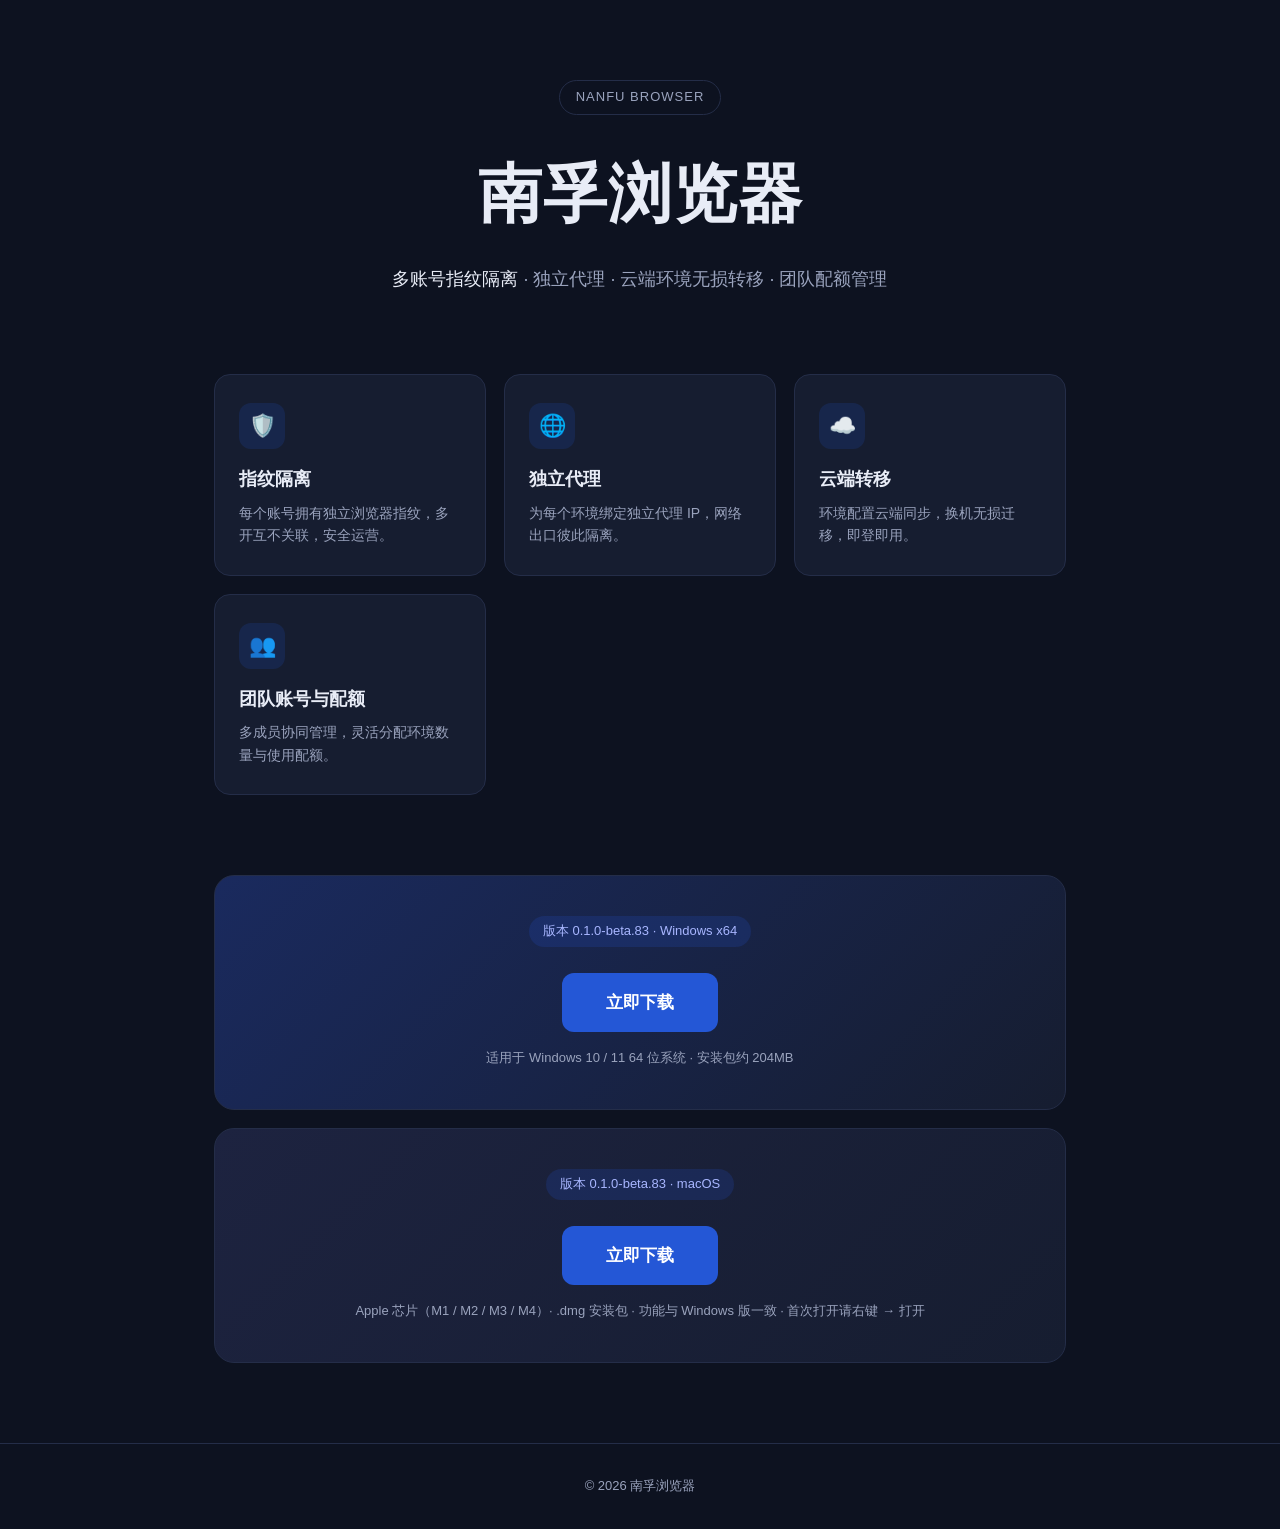
<file: index.html>
<!DOCTYPE html>
<html lang="zh-CN">
<head>
<meta charset="UTF-8">
<meta name="viewport" content="width=device-width, initial-scale=1.0">
<title>南孚浏览器</title>
<style>
  :root {
    --primary: #2457D6;
    --bg: #0d1220;
    --card: #161d30;
    --card-hover: #1c2540;
    --text: #e8ecf6;
    --muted: #9aa3bd;
    --border: #242d48;
  }
  * { margin: 0; padding: 0; box-sizing: border-box; }
  body {
    font-family: -apple-system, BlinkMacSystemFont, "Segoe UI", "PingFang SC", "Microsoft YaHei", sans-serif;
    background: var(--bg);
    color: var(--text);
    min-height: 100vh;
    line-height: 1.6;
  }
  .hero {
    max-width: 900px;
    margin: 0 auto;
    padding: 80px 24px 40px;
    text-align: center;
  }
  .logo-badge {
    display: inline-block;
    font-size: 13px;
    letter-spacing: 1px;
    color: var(--muted);
    border: 1px solid var(--border);
    border-radius: 999px;
    padding: 6px 16px;
    margin-bottom: 28px;
  }
  h1 {
    font-size: clamp(40px, 7vw, 64px);
    font-weight: 700;
    letter-spacing: 1px;
  }
  .tagline {
    margin-top: 20px;
    font-size: clamp(15px, 2.4vw, 18px);
    color: var(--muted);
  }
  .tagline span { color: var(--text); }
  .features {
    max-width: 900px;
    margin: 0 auto;
    padding: 40px 24px;
    display: grid;
    grid-template-columns: repeat(auto-fit, minmax(220px, 1fr));
    gap: 18px;
  }
  .card {
    background: var(--card);
    border: 1px solid var(--border);
    border-radius: 16px;
    padding: 28px 24px;
    transition: transform .2s ease, background .2s ease, border-color .2s ease;
  }
  .card:hover {
    background: var(--card-hover);
    border-color: var(--primary);
    transform: translateY(-3px);
  }
  .card .icon {
    width: 46px;
    height: 46px;
    border-radius: 12px;
    background: rgba(36, 87, 214, .16);
    color: #6d94f0;
    display: flex;
    align-items: center;
    justify-content: center;
    font-size: 22px;
    margin-bottom: 16px;
  }
  .card h3 { font-size: 18px; margin-bottom: 8px; }
  .card p { font-size: 14px; color: var(--muted); }
  .download {
    max-width: 900px;
    margin: 0 auto;
    padding: 40px 24px 80px;
    text-align: center;
  }
  .download-card {
    background: linear-gradient(135deg, #1a2a5e, #161d30);
    border: 1px solid var(--border);
    border-radius: 20px;
    padding: 40px 28px;
  }
  .version {
    display: inline-block;
    font-size: 13px;
    color: #a8b6ff;
    background: rgba(36, 87, 214, .18);
    border-radius: 999px;
    padding: 5px 14px;
    margin-bottom: 18px;
  }
  .btn {
    display: inline-block;
    background: var(--primary);
    color: #fff;
    text-decoration: none;
    font-size: 17px;
    font-weight: 600;
    padding: 16px 44px;
    border-radius: 12px;
    transition: background .2s ease, transform .2s ease;
    margin-top: 8px;
  }
  .btn:hover { background: #1c47b8; transform: translateY(-2px); }
  .btn.disabled { background: #2a3352; color: var(--muted); cursor: default; pointer-events: none; transform: none; }
  .download-card + .download-card { margin-top: 18px; }
  .download-card.mac { background: linear-gradient(135deg, #1d2340, #161d30); }
  .hint { margin-top: 16px; font-size: 13px; color: var(--muted); }
  footer {
    text-align: center;
    padding: 32px 24px;
    font-size: 13px;
    color: var(--muted);
    border-top: 1px solid var(--border);
  }
</style>
</head>
<body>
  <div class="hero">
    <div class="logo-badge">NANFU BROWSER</div>
    <h1>南孚浏览器</h1>
    <p class="tagline"><span>多账号指纹隔离</span> · 独立代理 · 云端环境无损转移 · 团队配额管理</p>
  </div>

  <div class="features">
    <div class="card">
      <div class="icon">🛡️</div>
      <h3>指纹隔离</h3>
      <p>每个账号拥有独立浏览器指纹，多开互不关联，安全运营。</p>
    </div>
    <div class="card">
      <div class="icon">🌐</div>
      <h3>独立代理</h3>
      <p>为每个环境绑定独立代理 IP，网络出口彼此隔离。</p>
    </div>
    <div class="card">
      <div class="icon">☁️</div>
      <h3>云端转移</h3>
      <p>环境配置云端同步，换机无损迁移，即登即用。</p>
    </div>
    <div class="card">
      <div class="icon">👥</div>
      <h3>团队账号与配额</h3>
      <p>多成员协同管理，灵活分配环境数量与使用配额。</p>
    </div>
  </div>

  <div class="download">
    <div class="download-card">
      <div class="version">版本 0.1.0-beta.83 · Windows x64</div>
      <div>
        <a class="btn" href="https://dl.xzckfn.eu.cc/nanfu/0.1.0-beta.83/win-x64/%E5%8D%97%E5%AD%9A%E6%B5%8F%E8%A7%88%E5%99%A8_0.1.0-beta.83_x64-setup.exe">立即下载</a>
      </div>
      <p class="hint">适用于 Windows 10 / 11 64 位系统 · 安装包约 204MB</p>
    </div>
    <div class="download-card mac">
      <div class="version">版本 0.1.0-beta.83 · macOS</div>
      <div>
        <a class="btn" href="https://dl.xzckfn.eu.cc/nanfu/0.1.0-beta.83/mac-arm/Nanfu_0.1.0-beta.83_arm64.dmg" download="南孚浏览器_0.1.0-beta.83_arm64.dmg">立即下载</a>
      </div>
      <p class="hint">Apple 芯片（M1 / M2 / M3 / M4）· .dmg 安装包 · 功能与 Windows 版一致 · 首次打开请右键 → 打开</p>
    </div>
  </div>

  <footer>
    © 2026 南孚浏览器
  </footer>
</body>
</html>
</file>
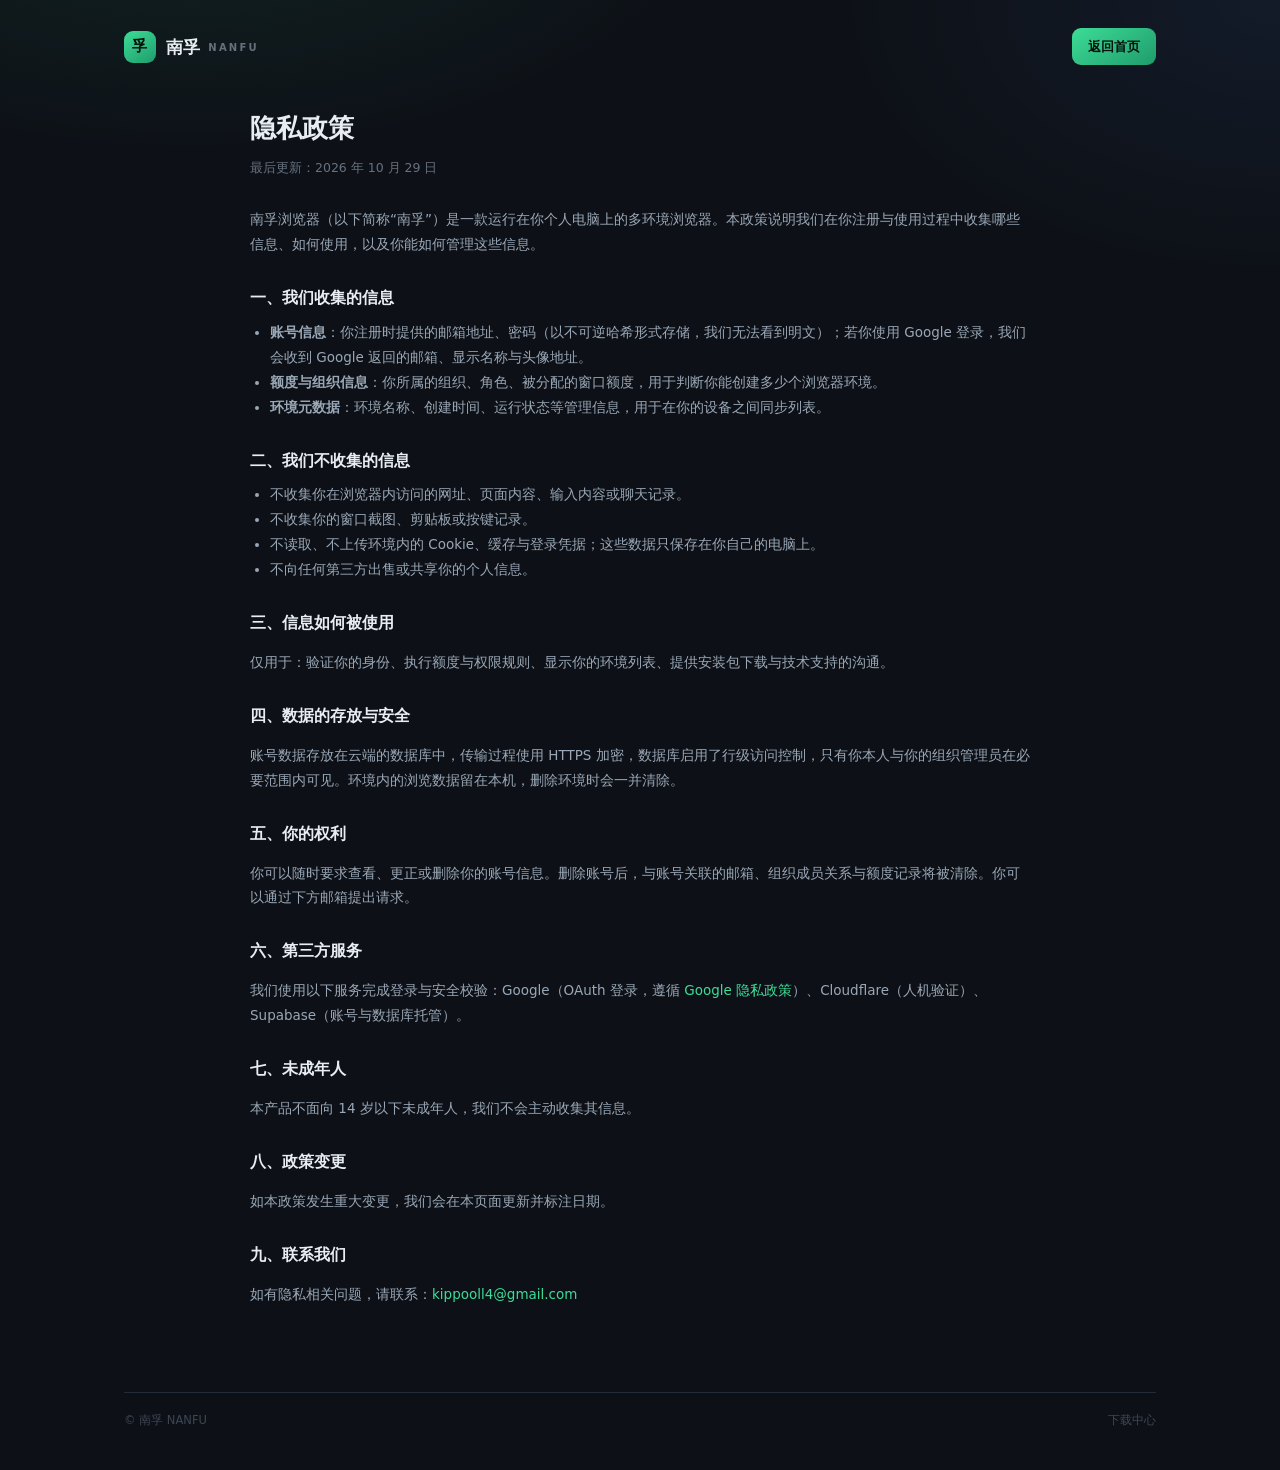
<file: privacy.html>
<!doctype html>
<html lang="zh-CN">
<head>
<meta charset="utf-8">
<meta name="viewport" content="width=device-width,initial-scale=1">
<title>隐私政策 · 南孚浏览器</title>
<meta name="robots" content="index,follow">
<link rel="stylesheet" href="./style.css">
<style>
  .doc{max-width:780px;margin:0 auto;padding:8px 0 40px}
  .doc h1{font-size:26px;margin:0 0 6px}
  .doc .updated{color:var(--ink-3);font-size:12.5px;margin:0 0 28px}
  .doc h2{font-size:16px;margin:28px 0 8px}
  .doc p,.doc li{font-size:13.5px;color:var(--ink-2);line-height:1.85}
  .doc ul{padding-left:20px;margin:8px 0}
  .doc a{color:var(--accent)}
</style>
</head>
<body>
<div class="shell">
  <header class="nav">
    <a class="brand" href="./" aria-label="南孚浏览器下载中心">
      <span class="mark">孚</span>
      <span>南孚<span class="brand-en">NANFU</span></span>
    </a>
    <a class="nav-cta" href="./">返回首页</a>
  </header>

  <main class="doc">
    <h1>隐私政策</h1>
    <p class="updated">最后更新：2026 年 10 月 29 日</p>

    <p>南孚浏览器（以下简称“南孚”）是一款运行在你个人电脑上的多环境浏览器。本政策说明我们在你注册与使用过程中收集哪些信息、如何使用，以及你能如何管理这些信息。</p>

    <h2>一、我们收集的信息</h2>
    <ul>
      <li><b>账号信息</b>：你注册时提供的邮箱地址、密码（以不可逆哈希形式存储，我们无法看到明文）；若你使用 Google 登录，我们会收到 Google 返回的邮箱、显示名称与头像地址。</li>
      <li><b>额度与组织信息</b>：你所属的组织、角色、被分配的窗口额度，用于判断你能创建多少个浏览器环境。</li>
      <li><b>环境元数据</b>：环境名称、创建时间、运行状态等管理信息，用于在你的设备之间同步列表。</li>
    </ul>

    <h2>二、我们不收集的信息</h2>
    <ul>
      <li>不收集你在浏览器内访问的网址、页面内容、输入内容或聊天记录。</li>
      <li>不收集你的窗口截图、剪贴板或按键记录。</li>
      <li>不读取、不上传环境内的 Cookie、缓存与登录凭据；这些数据只保存在你自己的电脑上。</li>
      <li>不向任何第三方出售或共享你的个人信息。</li>
    </ul>

    <h2>三、信息如何被使用</h2>
    <p>仅用于：验证你的身份、执行额度与权限规则、显示你的环境列表、提供安装包下载与技术支持的沟通。</p>

    <h2>四、数据的存放与安全</h2>
    <p>账号数据存放在云端的数据库中，传输过程使用 HTTPS 加密，数据库启用了行级访问控制，只有你本人与你的组织管理员在必要范围内可见。环境内的浏览数据留在本机，删除环境时会一并清除。</p>

    <h2>五、你的权利</h2>
    <p>你可以随时要求查看、更正或删除你的账号信息。删除账号后，与账号关联的邮箱、组织成员关系与额度记录将被清除。你可以通过下方邮箱提出请求。</p>

    <h2>六、第三方服务</h2>
    <p>我们使用以下服务完成登录与安全校验：Google（OAuth 登录，遵循 <a href="https://policies.google.com/privacy" rel="noopener">Google 隐私政策</a>）、Cloudflare（人机验证）、Supabase（账号与数据库托管）。</p>

    <h2>七、未成年人</h2>
    <p>本产品不面向 14 岁以下未成年人，我们不会主动收集其信息。</p>

    <h2>八、政策变更</h2>
    <p>如本政策发生重大变更，我们会在本页面更新并标注日期。</p>

    <h2>九、联系我们</h2>
    <p>如有隐私相关问题，请联系：<a href="mailto:kippooll4@gmail.com">kippooll4@gmail.com</a></p>
  </main>

  <footer><span>© 南孚 NANFU</span><span><a href="./">下载中心</a></span></footer>
</div>
</body>
</html>
</file>
<file: style.css>
:root{
  --bg:#0d1117; --bg-2:#11161d; --panel:#141a22; --line:#232b36;
  --ink:#e8edf3; --ink-2:#9aa7b6; --ink-3:#67717e;
  --accent:#3ddc97; --accent-2:#1f9c6c; --danger:#ff6b6b;
  --radius:14px;
}
*{box-sizing:border-box}
html,body{margin:0;padding:0}
body{
  background:
    radial-gradient(900px 500px at 15% -10%, rgba(61,220,151,.10), transparent 60%),
    radial-gradient(800px 500px at 100% 0%, rgba(90,140,255,.08), transparent 55%),
    var(--bg);
  color:var(--ink);
  font:15px/1.65 "PingFang SC","Hiragino Sans GB","Microsoft YaHei",system-ui,-apple-system,"Segoe UI",sans-serif;
  -webkit-font-smoothing:antialiased;
  min-height:100vh;
}
.shell{max-width:1080px;margin:0 auto;padding:28px 24px 40px}
a{color:inherit;text-decoration:none}

.nav{display:flex;align-items:center;justify-content:space-between;padding-bottom:34px}
.brand{display:flex;align-items:center;gap:10px;font-weight:600;font-size:17px;letter-spacing:.01em}
.mark{
  width:32px;height:32px;border-radius:9px;display:grid;place-items:center;
  background:linear-gradient(145deg,var(--accent),var(--accent-2));color:#06110c;font-weight:800;font-size:15px;
}
.brand-en{font-size:10px;letter-spacing:.22em;color:var(--ink-3);margin-left:8px;font-weight:600;vertical-align:2px}
.nav-label{display:flex;align-items:center;gap:8px;font-size:12px;color:var(--ink-3);letter-spacing:.06em}
.nav-label i{width:6px;height:6px;border-radius:50%;background:var(--accent);box-shadow:0 0 0 4px rgba(61,220,151,.12)}

.hero{padding:26px 0 44px;max-width:640px}
.eyebrow{margin:0 0 18px;font-size:11px;letter-spacing:.28em;color:var(--accent);font-weight:600}
.hero h1{margin:0 0 18px;font-size:clamp(30px,4.6vw,46px);line-height:1.24;letter-spacing:-.01em}
.hero .intro{margin:0;color:var(--ink-2);font-size:15.5px}
.feature-tags{display:flex;flex-wrap:wrap;gap:8px;margin-top:24px}
.feature-tags span{
  font-size:12px;color:var(--ink-2);border:1px solid var(--line);
  background:rgba(255,255,255,.02);padding:5px 11px;border-radius:999px;
}

.workspace{
  background:linear-gradient(180deg,rgba(255,255,255,.03),rgba(255,255,255,.012));
  border:1px solid var(--line);border-radius:20px;padding:26px;
}

.auth-layout{display:grid;grid-template-columns:1fr 1fr;gap:30px;align-items:stretch}
.auth-art{
  border:1px solid var(--line);border-radius:16px;padding:20px;display:flex;flex-direction:column;gap:18px;
  background:
    radial-gradient(400px 200px at 80% 0%, rgba(61,220,151,.09), transparent 60%),
    var(--bg-2);
}
.art-top,.art-bottom{display:flex;justify-content:space-between;font-size:10px;letter-spacing:.2em;color:var(--ink-3)}
.mini-mark{color:var(--accent);font-weight:800;letter-spacing:0}
.cards{display:flex;flex-direction:column;gap:10px;margin:auto 0}
.card-mini{border:1px solid var(--line);border-radius:12px;padding:12px 14px;background:rgba(255,255,255,.02)}
.card-mini.alt{margin-left:26px;border-color:rgba(61,220,151,.35);background:rgba(61,220,151,.05)}
.card-tag{font-size:10px;letter-spacing:.16em;color:var(--ink-3)}
.card-mini p{margin:4px 0 2px;font-size:13.5px}
.card-mini small{color:var(--ink-3);font-size:11.5px}

.auth-panel{display:flex;flex-direction:column;justify-content:center}
.section-kicker{margin:0 0 10px;font-size:10px;letter-spacing:.26em;color:var(--ink-3);font-weight:600}
.auth-panel h2{margin:0 0 8px;font-size:23px;letter-spacing:-.01em}
.muted{color:var(--ink-2);margin:0 0 20px;font-size:13.5px}
.muted strong{color:var(--accent);font-weight:600}

.tabs{display:flex;gap:4px;background:rgba(255,255,255,.03);border:1px solid var(--line);padding:4px;border-radius:11px;margin-bottom:18px}
.tab{
  flex:1;border:0;background:transparent;color:var(--ink-3);font:inherit;font-size:13.5px;
  padding:8px;border-radius:8px;cursor:pointer;transition:.18s;
}
.tab.is-active{background:rgba(255,255,255,.07);color:var(--ink)}
.tab:hover{color:var(--ink)}

form label{display:block;font-size:12px;color:var(--ink-3);margin:0 0 6px;letter-spacing:.02em}
form input{
  width:100%;background:rgba(0,0,0,.28);border:1px solid var(--line);color:var(--ink);
  border-radius:10px;padding:11px 13px;font:inherit;font-size:14px;margin-bottom:14px;outline:none;transition:.16s;
}
form input:focus{border-color:rgba(61,220,151,.55);box-shadow:0 0 0 3px rgba(61,220,151,.10)}
form input::placeholder{color:#4d5763}

.primary{
  width:100%;border:0;border-radius:11px;padding:12px;font:inherit;font-size:14.5px;font-weight:600;
  background:linear-gradient(145deg,var(--accent),var(--accent-2));color:#06110c;cursor:pointer;transition:.18s;
}
.primary:hover{filter:brightness(1.07)}
.primary:disabled{opacity:.45;cursor:not-allowed;filter:none}

.turnstile{min-height:0;margin:2px 0 14px}
.turnstile:empty{display:none}

.divider{display:flex;align-items:center;gap:12px;margin:18px 0;color:var(--ink-3);font-size:11.5px}
.divider::before,.divider::after{content:"";height:1px;flex:1;background:var(--line)}

.google{
  width:100%;display:flex;align-items:center;justify-content:center;gap:9px;
  background:rgba(255,255,255,.04);border:1px solid var(--line);color:var(--ink);
  border-radius:11px;padding:11px;font:inherit;font-size:14px;cursor:pointer;transition:.18s;
}
.google:hover{background:rgba(255,255,255,.075)}

.status{margin:14px 0 0;font-size:12.5px;color:var(--ink-3);min-height:18px}
.status.err{color:var(--danger)}
.status.ok{color:var(--accent)}

.dl-heading{display:flex;align-items:flex-end;justify-content:space-between;gap:16px;flex-wrap:wrap;margin-bottom:20px}
.dl-heading h2{margin:0;font-size:24px;letter-spacing:-.01em}
.account{display:flex;align-items:center;gap:10px;font-size:12.5px;color:var(--ink-2);flex-wrap:wrap;min-width:0}
#account-email{min-width:0;overflow-wrap:anywhere}
.account-dot{width:7px;height:7px;border-radius:50%;background:var(--accent)}
.secondary{
  background:transparent;border:1px solid var(--line);color:var(--ink-2);
  border-radius:9px;padding:5px 12px;font:inherit;font-size:12px;cursor:pointer;transition:.16s;
}
.secondary:hover{color:var(--ink);border-color:#33404f}

.file-grid{display:grid;grid-template-columns:repeat(auto-fit,minmax(230px,1fr));gap:14px}
.file-card{border:1px solid var(--line);border-radius:14px;padding:18px;background:rgba(255,255,255,.02);display:flex;flex-direction:column;gap:6px}
.file-card h3{margin:0;font-size:15px}
.file-card .meta{font-size:12px;color:var(--ink-3)}
.file-card .dl{
  margin-top:12px;display:inline-flex;align-items:center;justify-content:center;gap:6px;
  border-radius:10px;padding:9px 12px;font-size:13.5px;font-weight:600;
  background:linear-gradient(145deg,var(--accent),var(--accent-2));color:#06110c;
}
.file-card .dl.off{background:rgba(255,255,255,.05);color:var(--ink-3);cursor:not-allowed}
.file-card .dl{text-align:center;line-height:1.4}
.file-facts{display:flex;align-items:center;gap:10px;flex-wrap:wrap;font-size:11.5px}
.sha{
  font-family:ui-monospace,SFMono-Regular,Menlo,Consolas,monospace;font-size:11px;
  color:var(--ink-3);background:rgba(255,255,255,.03);border:1px solid var(--line);
  border-radius:6px;padding:2px 7px;cursor:pointer;transition:.16s;
}
.sha:hover{color:var(--ink-2);border-color:#33404f}
.sha.copied{color:var(--accent);border-color:rgba(61,220,151,.4)}
.file-note{
  margin:16px 0 0;padding:12px 14px;font-size:12.5px;color:var(--ink-3);
  border:1px dashed var(--line);border-radius:10px;background:rgba(255,255,255,.015);
}
.dl-version{margin:6px 0 0;font-size:12px;color:var(--ink-3)}
.dl-version b{color:var(--ink-2);font-weight:600}

.quota{margin:18px 0 0;font-size:13px;color:var(--ink-2)}
.quota b{color:var(--accent);font-weight:600}

.note{display:flex;gap:10px;margin-top:20px;padding-top:18px;border-top:1px solid var(--line);font-size:12.5px;color:var(--ink-3)}
.note p{margin:0}

.bottom-line{
  display:flex;justify-content:space-between;margin:30px 2px 0;
  font-size:10px;letter-spacing:.2em;color:#3d4652;
}
footer{display:flex;justify-content:space-between;margin-top:32px;padding-top:18px;border-top:1px solid var(--line);font-size:11.5px;color:#3d4652}

@media (max-width:820px){
  .auth-layout{grid-template-columns:1fr}
  .auth-art{display:none}
  .shell{padding:20px 16px 32px}
  .workspace{padding:20px}
  .mobile-break{display:none}
}

/* ---------- landing page ---------- */
.nav-links{display:flex;gap:26px;font-size:13px;color:var(--ink-2)}
.nav-links a{transition:color .16s}
.nav-links a:hover{color:var(--ink)}
.nav-cta{
  font-size:13px;font-weight:600;padding:8px 16px;border-radius:9px;
  background:linear-gradient(145deg,var(--accent),var(--accent-2));color:#06110c;
}
.nav-cta:hover{filter:brightness(1.07)}

.hero{display:grid;grid-template-columns:1.05fr .95fr;gap:40px;align-items:center;max-width:none;padding:34px 0 52px}
.hero-copy{max-width:560px}
.hero-actions{display:flex;gap:12px;margin-top:26px;flex-wrap:wrap}
.btn-primary{
  display:inline-flex;align-items:center;gap:7px;padding:12px 22px;border-radius:11px;
  background:linear-gradient(145deg,var(--accent),var(--accent-2));color:#06110c;font-size:14.5px;font-weight:600;
}
.btn-primary:hover{filter:brightness(1.07)}
.btn-ghost{
  display:inline-flex;align-items:center;padding:12px 20px;border-radius:11px;
  border:1px solid var(--line);color:var(--ink-2);font-size:14px;background:rgba(255,255,255,.02);
}
.btn-ghost:hover{color:var(--ink);border-color:#33404f}
.hero-stats{display:flex;gap:34px;margin:36px 0 0;padding:0;list-style:none}
.hero-stats li{display:flex;flex-direction:column;gap:2px}
.hero-stats b{font-size:22px;letter-spacing:-.01em;color:var(--ink)}
.hero-stats span{font-size:11.5px;color:var(--ink-3);letter-spacing:.04em}

.hero-visual{position:relative}
.app-mock{
  border:1px solid var(--line);border-radius:16px;overflow:hidden;background:var(--bg-2);
  box-shadow:0 30px 70px -30px rgba(0,0,0,.85), 0 0 0 1px rgba(255,255,255,.02) inset;
  transform:perspective(1200px) rotateY(-7deg) rotateX(3deg);
}
.app-bar{display:flex;align-items:center;gap:6px;padding:10px 12px;border-bottom:1px solid var(--line);background:rgba(255,255,255,.02)}
.app-bar i{width:8px;height:8px;border-radius:50%;background:#2c3542}
.app-bar span{margin-left:8px;font-size:11px;color:var(--ink-3);letter-spacing:.06em}
.app-body{padding:12px;display:flex;flex-direction:column;gap:8px}
.mock-row{
  display:flex;align-items:center;gap:11px;padding:11px 12px;border:1px solid var(--line);
  border-radius:10px;background:rgba(255,255,255,.018);font-size:12.5px;
}
.mock-row.ghost{border-style:dashed;opacity:.6}
.mock-row b{display:block;font-weight:600;font-size:12.5px}
.mock-row small{color:var(--ink-3);font-size:11px}
.mock-row > div{flex:1;min-width:0}
.dot{width:7px;height:7px;border-radius:50%;background:#39424f;flex:none}
.dot.on{background:var(--accent);box-shadow:0 0 0 4px rgba(61,220,151,.13)}
.tag-ok{font-size:10.5px;color:var(--accent);border:1px solid rgba(61,220,151,.3);background:rgba(61,220,151,.08);padding:2px 8px;border-radius:999px}
.tag-idle{font-size:10.5px;color:var(--ink-3);border:1px solid var(--line);padding:2px 8px;border-radius:999px}

.section{padding:58px 0;border-top:1px solid var(--line)}
.section-title{margin:0 0 12px;font-size:clamp(21px,3vw,27px);letter-spacing:-.015em}
.section-sub{margin:0 0 30px;color:var(--ink-2);font-size:14px;max-width:640px}
.feature-grid{display:grid;grid-template-columns:repeat(auto-fit,minmax(240px,1fr));gap:14px}
.feature{border:1px solid var(--line);border-radius:14px;padding:20px;background:rgba(255,255,255,.018);transition:.18s}
.feature:hover{border-color:#2e3a48;background:rgba(255,255,255,.03)}
.f-ico{display:inline-grid;place-items:center;width:28px;height:28px;border-radius:9px;background:rgba(61,220,151,.10);color:var(--accent);font-size:14px;margin-bottom:12px}
.feature h3{margin:0 0 7px;font-size:14.5px}
.feature p{margin:0;font-size:12.8px;color:var(--ink-2);line-height:1.7}

.step-list{list-style:none;margin:0;padding:0;display:grid;grid-template-columns:repeat(auto-fit,minmax(230px,1fr));gap:22px}
.step-list li{display:flex;gap:14px}
.step-list span{font-size:11px;color:var(--accent);letter-spacing:.16em;padding-top:3px}
.step-list h3{margin:0 0 6px;font-size:14.5px}
.step-list p{margin:0;font-size:12.8px;color:var(--ink-2)}

.scene-grid{display:grid;grid-template-columns:repeat(auto-fit,minmax(210px,1fr));gap:14px}
.scene{border-left:2px solid rgba(61,220,151,.35);padding:4px 0 4px 16px}
.scene h3{margin:0 0 6px;font-size:14px}
.scene p{margin:0;font-size:12.8px;color:var(--ink-2)}

.quota-block{display:grid;grid-template-columns:.85fr 1.15fr;gap:34px;align-items:start}
.quota-cards{display:grid;gap:12px}
.qc{border:1px solid var(--line);border-radius:13px;padding:16px 18px;background:rgba(255,255,255,.018)}
.qc.highlight{border-color:rgba(61,220,151,.3);background:rgba(61,220,151,.05)}
.qc-role{font-size:11px;letter-spacing:.1em;color:var(--ink-3)}
.qc b{display:block;font-size:17px;margin:5px 0 4px}
.qc p{margin:0;font-size:12.6px;color:var(--ink-2)}

.access-block{background:linear-gradient(180deg,rgba(255,255,255,.022),transparent);border-radius:20px;border:1px solid var(--line);padding:34px 26px}
.access-head{display:flex;justify-content:space-between;align-items:flex-start;gap:20px;flex-wrap:wrap;margin-bottom:24px}
.access-actions{display:flex;justify-content:space-between;align-items:center;gap:14px;flex-wrap:wrap;margin:0 0 22px}
.access-actions .muted{margin:0}
.access-badges{display:flex;gap:8px;flex-wrap:wrap}
.access-badges span{font-size:11.5px;color:var(--ink-3);border:1px solid var(--line);padding:5px 11px;border-radius:999px}
.access-block .auth-layout{background:none;border:0;padding:0}

.faq{display:grid;gap:2px;max-width:820px}
.faq details{border-bottom:1px solid var(--line);padding:15px 2px}
.faq summary{cursor:pointer;font-size:14px;font-weight:500;list-style:none;display:flex;justify-content:space-between;align-items:center;gap:14px}
.faq summary::-webkit-details-marker{display:none}
.faq summary::after{content:"+";color:var(--ink-3);font-size:16px;line-height:1}
.faq details[open] summary::after{content:"−"}
.faq p{margin:10px 0 0;font-size:13px;color:var(--ink-2);line-height:1.75}

@media (max-width:900px){
  .hero{grid-template-columns:1fr;gap:34px}
  .app-mock{transform:none}
  .quota-block{grid-template-columns:1fr;gap:24px}
  .nav-links{display:none}
}

@media (max-width:420px){
  .shell{padding:16px 14px 28px}
  .access-block{padding:22px 16px}
  .dl-heading{gap:10px}
  .dl-heading h2{font-size:21px}
  .account{width:100%;gap:8px;font-size:12px}
  .file-grid{grid-template-columns:1fr}
  .file-card .dl{padding:11px 12px;white-space:normal}
  .file-facts{gap:8px}
  .hero-stats{gap:22px}
  .btn-primary,.btn-ghost{padding:11px 16px}
  .bottom-line{flex-wrap:wrap;gap:8px}
  footer{flex-wrap:wrap;gap:8px}
  .turnstile{max-width:100%;overflow:hidden}
  .turnstile iframe{max-width:100%}
}
</file>
